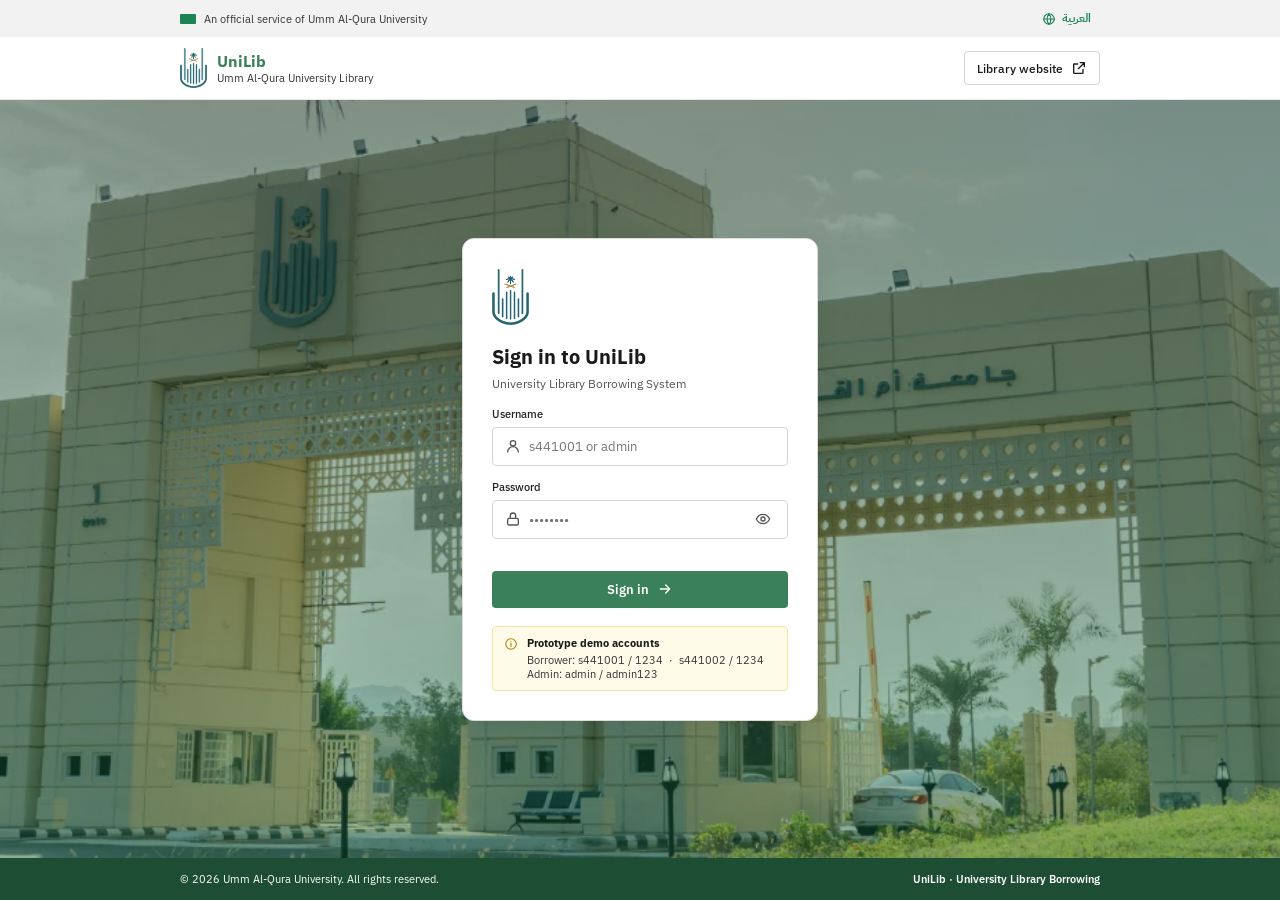
<file: index.html>
<!doctype html>
<html lang="en">
<head>
<meta charset="utf-8">
<meta name="viewport" content="width=device-width, initial-scale=1">
<title>UniLib – University Library Borrowing</title>
<link rel="stylesheet" href="css/style.css">
<link rel="stylesheet" href="css/i18n.css">
</head>
<body>
<div id="app"></div>
<div id="toast" class="toast"></div>
<script src="js/i18n.js"></script>
<script src="js/data.js"></script>
<script src="js/app.js"></script>
</body>
</html>
</file>
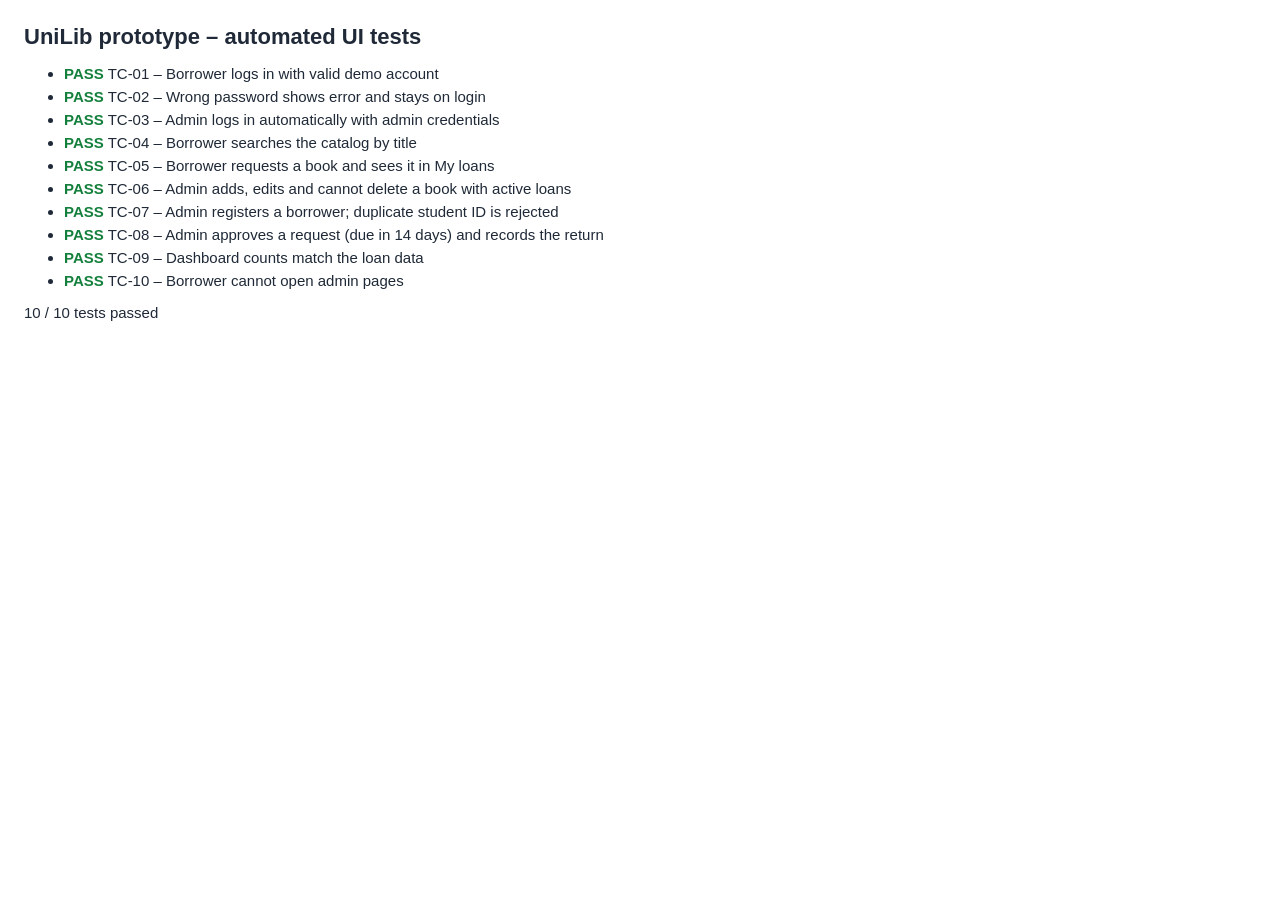
<file: tests.html>
<!doctype html>
<html lang="en">
<head>
<meta charset="utf-8">
<meta name="viewport" content="width=device-width, initial-scale=1">
<title>UniLib – Prototype Tests</title>
<link rel="stylesheet" href="css/style.css">
<style>
  #results{position:fixed;inset:0;background:#fff;overflow:auto;padding:24px;z-index:10}
  #results li{margin:6px 0}
  .pass{color:#15803d;font-weight:600}.fail{color:#b91c1c;font-weight:600}
</style>
</head>
<body>
<div id="app"></div>
<div id="toast" class="toast"></div>
<div id="results"><h1>UniLib prototype – automated UI tests</h1><ul id="list"></ul><p id="sum"></p></div>
<script>
  // Start every run from clean seed data.
  try { localStorage.clear(); sessionStorage.clear(); } catch (e) {}
  window.confirm = () => true;
</script>
<script src="js/data.js"></script>
<script src="js/app.js"></script>
<script>
const results = [];
function check(id, name, fn) {
  let ok = false, msg = "";
  try { ok = !!fn(); } catch (e) { msg = e.message; }
  results.push({ id, name, ok });
  const li = document.createElement("li");
  li.innerHTML = `<span class="${ok ? "pass" : "fail"}">${ok ? "PASS" : "FAIL"}</span> ${id} – ${name} ${msg}`;
  document.getElementById("list").appendChild(li);
}
const q = s => document.querySelector(s);
const qa = s => [...document.querySelectorAll(s)];
function login(u, p) {
  setSession(null); location.hash = ""; route();
  renderLogin();
  q("#u").value = u; q("#p").value = p;
  q("#lf").dispatchEvent(new Event("submit", { cancelable: true }));
}
function go(h) { location.hash = h; route(); }
function submit(form, values) { Object.entries(values).forEach(([k, v]) => form.elements[k].value = v); form.dispatchEvent(new Event("submit", { cancelable: true })); }

check("TC-01", "Borrower logs in with valid demo account", () => {
  login("s441001", "1234");
  return q("main h1").textContent === "Browse books" && q(".role").textContent === "Borrower";
});
check("TC-02", "Wrong password shows error and stays on login", () => {
  login("s441001", "wrong");
  return q("#err").textContent.includes("Invalid") && !q("main");
});
check("TC-03", "Admin logs in automatically with admin credentials", () => {
  login("admin", "admin123");
  return q("main h1").textContent === "Dashboard" && q(".role").textContent === "Admin";
});
check("TC-04", "Borrower searches the catalog by title", () => {
  login("s441001", "1234");
  q("#q").value = "clean"; q("#q").dispatchEvent(new Event("input"));
  return qa(".book").length === 1 && q(".book .t").textContent === "Clean Code";
});
check("TC-05", "Borrower requests a book and sees it in My loans", () => {
  q("#q").value = "algorithms"; q("#q").dispatchEvent(new Event("input"));
  q("[data-b]").click();
  const btn = q("[data-b]");
  go("#/me/loans");
  const rows = qa("main table tr").map(r => r.textContent);
  return btn.disabled && btn.textContent === "Requested" && rows.some(t => t.includes("Introduction to Algorithms") && t.includes("Requested"));
});
check("TC-06", "Admin adds, edits and cannot delete a book with active loans", () => {
  login("admin", "admin123"); go("#/admin/books");
  submit(q("#bf"), { title: "Test Book", author: "QA Team", category: "Testing", copies: 2 });
  const added = qa("#bt tr").some(r => r.textContent.includes("Test Book"));
  const row = qa("#bt tr").find(r => r.textContent.includes("Test Book"));
  row.querySelector("[data-e]").click();
  submit(q("#bf"), { title: "Test Book v2" });
  const edited = qa("#bt tr").some(r => r.textContent.includes("Test Book v2"));
  const before = db.books.length;
  qa("#bt tr").find(r => r.textContent.includes("Software Engineering")).querySelector("[data-d]").click();
  const blocked = db.books.length === before;
  qa("#bt tr").find(r => r.textContent.includes("Test Book v2")).querySelector("[data-d]").click();
  return added && edited && blocked && db.books.length === before - 1;
});
check("TC-07", "Admin registers a borrower; duplicate student ID is rejected", () => {
  go("#/admin/borrowers");
  const n = db.borrowers.length;
  submit(q("#rf"), { name: "Test Student", studentId: "441999", email: "t@uni.edu.sa", phone: "0500000009" });
  const added = db.borrowers.length === n + 1 && q("#rt").textContent.includes("Test Student");
  submit(q("#rf"), { name: "Copy", studentId: "441999", email: "c@uni.edu.sa", phone: "0500000010" });
  return added && db.borrowers.length === n + 1;
});
check("TC-08", "Admin approves a request (due in 14 days) and records the return", () => {
  go("#/admin/loans");
  const loan = db.loans.find(l => l.status === "Requested" && book(l.bookId).title === "Clean Code");
  q(`[data-a="${loan.id}"]`).click();
  const approved = loan.status === "Borrowed" && loan.due === addDays(today(), 14);
  q(`[data-ret="${loan.id}"]`).click();
  return approved && loan.status === "Returned";
});
check("TC-09", "Dashboard counts match the loan data", () => {
  go("#/admin/dashboard");
  const n = qa(".stat .n").map(x => +x.textContent);
  return n[0] === db.books.length && n[1] === db.loans.filter(l => l.status === "Borrowed").length
    && n[2] === db.loans.filter(l => l.status === "Requested").length && n[3] === db.loans.filter(isOverdue).length;
});
check("TC-10", "Borrower cannot open admin pages", () => {
  login("s441001", "1234"); go("#/admin/books");
  return q("main h1").textContent === "Browse books";
});

const passed = results.filter(r => r.ok).length;
document.getElementById("sum").textContent = `${passed} / ${results.length} tests passed`;
document.title = `${passed}/${results.length} passed`;
try { localStorage.clear(); sessionStorage.clear(); } catch (e) {}
</script>
</body>
</html>
</file>
<file: css/style.css>
@import url("https://fonts.googleapis.com/css2?family=IBM+Plex+Sans:wght@400;500;600;700&display=swap"); /* used by the login page only */
:root{
  --bg:#f5f6f8; --card:#fff; --ink:#1f2937; --muted:#6b7280; --line:#e5e7eb;
  --brand:#1e5a8a; --brand-2:#2f7bb8; --ok:#15803d; --warn:#b45309; --bad:#b91c1c;
  --radius:10px;
}
*{box-sizing:border-box}
body{margin:0;font-family:"Segoe UI",Tahoma,Arial,sans-serif;background:var(--bg);color:var(--ink);font-size:15px}
button{font:inherit;cursor:pointer}
input,select{font:inherit;padding:9px 11px;border:1px solid var(--line);border-radius:8px;background:#fff;width:100%}
input:focus,select:focus{outline:2px solid var(--brand-2);outline-offset:0;border-color:transparent}
.btn{background:var(--brand);color:#fff;border:0;border-radius:8px;padding:9px 16px}
.btn:hover{background:var(--brand-2)}
.btn.ghost{background:transparent;color:var(--brand);border:1px solid var(--line)}
.btn.small{padding:5px 10px;font-size:13px}
.btn.danger{background:var(--bad)}
.btn:disabled{opacity:.45;cursor:not-allowed}

/* login – Sample B "Gov Portal Card" (UQU style). Everything is scoped under .gp */
.gp{--g:#1c8354;--g2:#3a8159;--gd:#1d4d33;--gl:#eef7f1;--gb:#d5e8dc;
  min-height:100vh;display:flex;flex-direction:column;font-family:"IBM Plex Sans","IBM Plex Sans Arabic","Segoe UI",Tahoma,Arial,sans-serif;color:#1a1a1a;
  background:#f7fbf8}
.gp svg{width:16px;height:16px;fill:none;stroke:currentColor;stroke-width:2;stroke-linecap:round;stroke-linejoin:round;flex:none}
.gp-in{max-width:952px;margin:0 auto;padding:0 16px;display:flex;align-items:center;justify-content:space-between;gap:12px}
.gp-strip{background:#f2f2f2;font-size:11px;color:#333;padding:7px 0}
.gp-strip span{display:flex;align-items:center;gap:8px}
.gp-flag{width:16px;height:10px;background:var(--g);border-radius:1px;display:inline-block}
.gp-head{background:#fff;border-bottom:1px solid #eaeaea;padding:11px 0}
.gp-brand{display:flex;align-items:center;gap:10px}
.gp-brand b{display:block;color:var(--g2);font-size:16px}
.gp-brand small{display:block;font-size:11px;color:#333}
.gp-mark{height:40px;width:auto;display:block}
.gp-link{display:flex;align-items:center;gap:8px;border:1px solid #d6d6d6;border-radius:4px;padding:8px 12px;font-size:12px;font-weight:500;color:#1a1a1a;text-decoration:none;background:#fff}
.gp-link:hover{border-color:var(--g2);color:var(--g2)}
.gp-main{flex:1;display:grid;place-items:center;padding:40px 16px;
  background:linear-gradient(rgba(20,60,40,.45),rgba(28,131,84,.35)),url("../assets/hero.webp") center/cover no-repeat,#2f5f45}
.gp-card{background:#fff;border:1px solid #dcdcdc;border-radius:12px;box-shadow:0 8px 24px rgba(0,0,0,.06);width:100%;max-width:356px;padding:30px 29px 29px}
.gp-icon{height:56px;width:auto;display:block;margin-bottom:18px}
.gp h1{font-size:20px;font-weight:700;margin:0 0 6px}
.gp-sub{font-size:12px;color:#555;margin:0 0 16px}
.gp-tabs{display:flex;gap:18px;border-bottom:1px solid #e3e3e3;margin-bottom:20px}
.gp-tabs button{display:flex;align-items:center;gap:7px;border:0;background:none;padding:6px 2px 9px;font-size:12px;font-weight:500;color:#444;border-bottom:2px solid transparent;margin-bottom:-1px}
.gp-tabs button svg{width:13px;height:13px}
.gp-tabs button.on{color:var(--g2);font-weight:600;border-bottom-color:var(--g2)}
.gp label{font-size:11px;color:#222;margin:0 0 6px;font-weight:500}
.gp label[for=p]{margin-top:14px}
.gp-field{display:flex;align-items:center;gap:8px;border:1px solid #d6d6d6;border-radius:4px;padding:0 12px;background:#fff;color:#555}
.gp-field:focus-within{border-color:var(--g2);box-shadow:0 0 0 3px rgba(58,129,89,.15)}
.gp-field input{border:0;padding:10px 0;font-size:13px;background:transparent;outline:none}
.gp-field input:focus{outline:none}
.gp-eye{border:0;background:none;padding:4px;color:#555;display:grid;place-items:center}
.gp-btn{width:100%;display:flex;align-items:center;justify-content:center;gap:8px;background:var(--g2);color:#fff;border:0;border-radius:4px;padding:10px 16px;font-size:13px;font-weight:600;margin-top:8px}
.gp-btn:hover{background:var(--gd)}
.gp .err{margin-top:6px}
.gp-note{display:flex;gap:9px;margin-top:18px;background:#fffbe9;border:1px solid #f6e3a1;border-radius:4px;padding:9px 11px;font-size:10.5px;color:#333}
.gp-note svg{color:#b8860b;width:14px;height:14px;margin-top:1px}
.gp-note b{display:block;font-size:11px;color:#1a1a1a;margin-bottom:3px}
.gp-foot{background:var(--gd);color:#fff;font-size:11px;padding:14px 0}
.gp-foot b{font-weight:600}
@media (max-width:560px){.gp-strip .gp-in>span:first-child{font-size:10px}.gp-brand small{display:none}.gp-foot .gp-in{flex-direction:column;text-align:center}}
.logo{display:flex;align-items:center;gap:10px;font-weight:700;font-size:20px;color:var(--brand)}
.logo span.mark{width:34px;height:34px;border-radius:8px;background:var(--brand);color:#fff;display:grid;place-items:center;font-size:17px}
label{display:block;font-size:13px;color:var(--muted);margin:12px 0 5px}
.err{color:var(--bad);font-size:13px;min-height:18px;margin-top:8px}

/* shell */
.top{background:#fff;border-bottom:1px solid var(--line);display:flex;align-items:center;justify-content:space-between;padding:12px 24px}
.top .who{display:flex;align-items:center;gap:12px;color:var(--muted);font-size:14px}
.role{font-size:12px;padding:3px 8px;border-radius:99px;background:#e6eef6;color:var(--brand);font-weight:600}
.shell{display:grid;grid-template-columns:210px 1fr;min-height:calc(100vh - 59px)}
nav.side{background:#fff;border-right:1px solid var(--line);padding:16px 10px}
nav.side a{display:block;padding:9px 12px;border-radius:8px;color:var(--ink);text-decoration:none;margin-bottom:2px}
nav.side a.on{background:#e6eef6;color:var(--brand);font-weight:600}
main{padding:24px;max-width:1100px}
h1{font-size:22px;margin:0 0 4px}
.lead{color:var(--muted);margin:0 0 20px}
.card{background:var(--card);border:1px solid var(--line);border-radius:var(--radius);padding:16px}
.stats{display:grid;grid-template-columns:repeat(4,1fr);gap:14px;margin-bottom:20px}
.stat .n{font-size:26px;font-weight:700}
.stat .l{color:var(--muted);font-size:13px}
.bar{display:flex;gap:10px;margin-bottom:14px;flex-wrap:wrap}
.bar input{max-width:320px}
.bar select{max-width:180px}
table{width:100%;border-collapse:collapse;background:#fff;border:1px solid var(--line);border-radius:var(--radius);overflow:hidden}
th,td{text-align:left;padding:10px 12px;border-bottom:1px solid var(--line);font-size:14px}
th{background:#fafafa;color:var(--muted);font-weight:600;font-size:13px}
tr:last-child td{border-bottom:0}
.pill{font-size:12px;padding:3px 9px;border-radius:99px;font-weight:600;display:inline-block}
.p-ok{background:#dcfce7;color:var(--ok)} .p-warn{background:#fef3c7;color:var(--warn)}
.p-bad{background:#fee2e2;color:var(--bad)} .p-info{background:#e0ecf7;color:var(--brand)}
.books{display:grid;grid-template-columns:repeat(auto-fill,minmax(220px,1fr));gap:14px}
.book{display:flex;flex-direction:column;gap:6px}
.book .cover{height:110px;border-radius:8px;display:grid;place-items:center;color:#fff;font-weight:700;font-size:28px}
.book .t{font-weight:600}
.book .a{color:var(--muted);font-size:13px}
.book .row{display:flex;justify-content:space-between;align-items:center;margin-top:auto;padding-top:6px}
.form{display:grid;grid-template-columns:repeat(4,1fr) auto;gap:10px;align-items:end;margin-bottom:16px}
.form label{margin-top:0}
.actions{display:flex;gap:6px}
.empty{color:var(--muted);text-align:center;padding:24px}
.toast{position:fixed;bottom:20px;left:50%;transform:translateX(-50%);background:var(--ink);color:#fff;padding:10px 16px;border-radius:8px;opacity:0;transition:opacity .2s;pointer-events:none}
.toast.show{opacity:1}

@media (max-width:760px){
  .shell{grid-template-columns:1fr}
  nav.side{display:flex;overflow-x:auto;border-right:0;border-bottom:1px solid var(--line);padding:8px}
  nav.side a{white-space:nowrap}
  main{padding:16px}
  .stats{grid-template-columns:1fr 1fr}
  .form{grid-template-columns:1fr}
  .top{padding:12px 16px}
  table{display:block;overflow-x:auto}
}

/* ===== Admin – UQU portal style. Everything is scoped under .adm so login + borrower pages are unchanged.
   Reuses the .gp tokens (--g, --g2, --gd, --gl, --gb) and .gp-strip / .gp-head / .gp-foot from the login page. */
.adm{--line:#e3e8e5;--muted:#5f6b66;--gold:#b8935a;--teal:#1f6f6b;font-size:14px}
.adm .gp-in,.adm-in{max-width:1120px}
.adm-in{margin:0 auto;padding:0 16px;width:100%}
.adm main{flex:1;padding:0;max-width:none}
.adm [hidden]{display:none!important}
.adm h1{font-size:24px;font-weight:700;margin:0 0 4px;color:#fff}

/* header user block */
.adm-who{display:flex;align-items:center;gap:10px}
.adm-av{width:34px;height:34px;border-radius:50%;background:var(--gl);color:var(--gd);border:1px solid var(--gb);display:grid;place-items:center;font-weight:600;font-size:12px;flex:none}
.adm-id b{display:block;font-size:13px;font-weight:600;line-height:1.25}
.adm .role{display:inline-block;margin-top:2px;font-size:10.5px;padding:1px 8px;border-radius:99px;background:var(--gl);color:var(--g2);border:1px solid var(--gb);font-weight:600}
.adm .gp-link{font-family:inherit;cursor:pointer;margin-left:4px}

/* main nav – dark green bar with gold active marker (logo colours) */
.adm-nav{background:var(--gd);position:sticky;top:0;z-index:5;box-shadow:0 2px 6px rgba(0,0,0,.08)}
.adm-nav .gp-in{justify-content:flex-start;gap:2px;overflow-x:auto}
.adm-nav a{display:flex;align-items:center;gap:8px;padding:13px 14px 11px;color:rgba(255,255,255,.78);text-decoration:none;font-size:13px;font-weight:500;border-bottom:3px solid transparent;white-space:nowrap}
.adm-nav a:hover{color:#fff;background:rgba(255,255,255,.06)}
.adm-nav a.on{color:#fff;font-weight:600;border-bottom-color:var(--gold)}
.adm-nav a:focus-visible{outline:2px solid #fff;outline-offset:-4px}
.adm-nav em{font-style:normal;background:var(--gold);color:#fff;font-size:10.5px;font-weight:700;border-radius:99px;padding:1px 7px;line-height:1.5}

/* page header band – campus photo, like the login hero */
.adm-hero{color:#fff;padding:26px 0 28px;background:linear-gradient(90deg,rgba(29,77,51,.95),rgba(28,131,84,.72)),url("../assets/hero.webp") center 40%/cover no-repeat,var(--gd)}
.adm-crumb{display:flex;align-items:center;gap:6px;font-size:11.5px;color:rgba(255,255,255,.75);margin-bottom:8px}
.adm-crumb svg{width:12px;height:12px}
.adm-hero p{margin:0;font-size:13px;color:rgba(255,255,255,.88)}
.adm-body{padding:24px 16px 44px}

/* cards + section titles */
.adm .card{background:#fff;border:1px solid var(--line);border-radius:8px;padding:16px;box-shadow:0 1px 2px rgba(16,40,28,.04)}
.adm .sec{display:flex;align-items:center;justify-content:space-between;gap:10px;margin:0 0 12px}
.adm .sec h2{display:flex;align-items:center;gap:8px;font-size:15px;font-weight:600;margin:0;color:var(--gd)}
.adm .sec h2::before{content:"";width:4px;height:16px;border-radius:2px;background:var(--gold)}
.adm .sec a{font-size:12.5px;font-weight:600;color:var(--g2);text-decoration:none}
.adm .sec a:hover{text-decoration:underline}
.adm .cnt{font-size:12px;font-weight:500;color:var(--muted)}
.adm-grid{display:grid;grid-template-columns:minmax(0,1fr) 320px;gap:18px;align-items:start}

/* stat tiles */
.adm .stats{display:grid;grid-template-columns:repeat(4,1fr);gap:14px;margin-bottom:24px}
.adm .stat{display:flex;align-items:center;gap:14px;text-align:left;font:inherit;color:inherit;border-top:3px solid var(--g2);cursor:pointer;transition:box-shadow .15s,transform .15s}
.adm .stat:hover{box-shadow:0 8px 20px rgba(29,77,51,.1);transform:translateY(-1px)}
.adm .stat:focus-visible{outline:2px solid var(--g2);outline-offset:2px}
.stat-ic{width:42px;height:42px;border-radius:8px;background:var(--gl);color:var(--g2);display:grid;place-items:center;flex:none}
.adm .stat-ic svg{width:20px;height:20px}
.adm .stat .n{display:block;font-size:26px;font-weight:700;line-height:1.1}
.adm .stat .l{display:block;font-size:12.5px;color:var(--muted)}
.stat-go{margin-left:auto;color:#a3b0aa}
.adm .stat.teal{border-top-color:var(--teal)} .adm .teal .stat-ic{background:#e7f1ef;color:var(--teal)}
.adm .stat.warn{border-top-color:var(--gold)} .adm .warn .stat-ic{background:#fbf4e8;color:#8f6a33}
.adm .stat.bad{border-top-color:var(--bad)} .adm .bad .stat-ic{background:#fdecec;color:var(--bad)} .adm .stat.bad .n{color:var(--bad)}

/* "needs attention" list */
.att ul{list-style:none;margin:0;padding:0}
.att li{display:flex;gap:10px;align-items:flex-start;padding:10px 0;border-bottom:1px solid var(--line)}
.att li:first-child{padding-top:0}
.att-ic{width:30px;height:30px;border-radius:6px;display:grid;place-items:center;flex:none}
.att-ic.warn{background:#fbf3e3;color:#8f6a33} .att-ic.bad{background:#fdecec;color:var(--bad)}
.adm .att-ic svg{width:15px;height:15px}
.att-t{min-width:0} .att-t b{display:block;font-size:13px;font-weight:600} .att-t small{font-size:11.5px;color:var(--muted)}
.att-ok{display:flex;align-items:center;gap:8px;color:var(--ok);font-size:13px;margin:4px 0}
.adm .att-more{width:100%;margin-top:12px;text-decoration:none}

/* controls */
.adm input,.adm select{border:1px solid #d6d6d6;border-radius:4px;font-size:13px;padding:9px 11px}
.adm input:focus,.adm select:focus{outline:none;border-color:var(--g2);box-shadow:0 0 0 3px rgba(58,129,89,.15)}
.adm .btn{display:inline-flex;align-items:center;justify-content:center;gap:7px;background:var(--g2);border-radius:4px;font-size:13px;font-weight:600;padding:9px 16px;white-space:nowrap}
.adm .btn:hover{background:var(--gd)}
.adm .btn:focus-visible{outline:2px solid var(--g2);outline-offset:2px}
.adm .btn svg{width:14px;height:14px}
.adm .btn.ghost{background:#fff;color:#1a1a1a;border:1px solid #d6d6d6}
.adm .btn.ghost:hover{border-color:var(--g2);color:var(--g2)}
.adm .btn.danger{background:#fff;color:var(--bad);border:1px solid #efc9c9}
.adm .btn.danger:hover{background:#fdf0f0;border-color:var(--bad)}
.adm .btn.small{padding:5px 11px;font-size:12px}
.adm .panel{margin-bottom:24px}
.adm .form{margin:0;align-items:end}
.adm .form label{margin:0 0 6px}
.form-btns{display:flex;gap:8px}
.adm .bar{margin-bottom:12px}
.adm-search{position:relative;display:block;flex:1;max-width:360px;margin:0}
.adm-search svg{position:absolute;left:11px;top:50%;transform:translateY(-50%);color:#7a8781;width:15px;height:15px}
.adm .bar .adm-search input{padding-left:34px;max-width:none}

/* status tabs (same pattern as the login tabs) */
.adm-tabs{display:flex;gap:20px;border-bottom:1px solid #e3e3e3;margin-bottom:16px;overflow-x:auto}
.adm-tabs button{display:flex;align-items:center;gap:6px;border:0;background:none;padding:6px 2px 10px;font-size:13px;font-weight:500;color:#444;border-bottom:2px solid transparent;margin-bottom:-1px;white-space:nowrap}
.adm-tabs button:hover{color:var(--g2)}
.adm-tabs button.on{color:var(--g2);font-weight:600;border-bottom-color:var(--g2)}
.adm-tabs i{font-style:normal;font-size:11px;background:#eef1ef;color:#555;border-radius:99px;padding:0 7px}
.adm-tabs .on i{background:var(--gl);color:var(--g2)}

/* tables */
.adm .tbl{background:#fff;border:1px solid var(--line);border-radius:8px;overflow-x:auto}
.adm table{display:table;border:0;border-radius:0;background:none;min-width:600px}
.adm th{background:#f3f8f5;color:var(--gd);font-size:11px;font-weight:600;text-transform:uppercase;letter-spacing:.05em;border-bottom:1px solid var(--gb);white-space:nowrap}
.adm td{font-size:13.5px;vertical-align:middle}
.adm tr:hover td{background:#fafdfb}
.adm td b{font-weight:600}
.adm td:not(:first-child){white-space:nowrap}
.adm td small{display:block;font-size:11.5px;color:var(--muted)}
.adm td small.late{color:var(--bad);font-weight:600}
.adm td.actions{display:table-cell;white-space:nowrap;text-align:right}
.adm td.actions .btn+.btn{margin-left:6px}
.who-cell{display:flex;align-items:center;gap:10px}
.adm .who-cell .adm-av{width:30px;height:30px;font-size:11px}
.adm .pill{font-size:11.5px;padding:3px 9px}
.adm .p-ok{background:#e6f4ec;color:#1d6b3f} .adm .p-warn{background:#fbf3e3;color:#8a6100}
.adm .p-bad{background:#fdecec;color:#a61b1b} .adm .p-info{background:#e7f1ef;color:var(--teal)}
.adm .p-muted{background:#f0f2f1;color:#6b7570}
.adm .empty{color:var(--muted)}

@media (max-width:900px){.adm-grid{grid-template-columns:minmax(0,1fr)}.adm .stats{grid-template-columns:repeat(2,1fr)}}
@media (max-width:760px){
  .adm .form{grid-template-columns:1fr}
  .adm-id{display:none}
  .adm-hero{padding:20px 0 22px}
  .adm h1{font-size:20px}
  .adm main{padding:0}
}
@media (max-width:420px){.adm .stats{grid-template-columns:1fr}.adm .gp-link{padding:8px}}
/* ===== Borrower additions (shares .adm UQU portal shell) ===== */
.adm .books{display:grid;grid-template-columns:repeat(auto-fill,minmax(235px,1fr));gap:16px}
.adm .book{display:flex;flex-direction:column;gap:8px;padding:14px;transition:box-shadow .15s,transform .15s}
.adm .book:hover{box-shadow:0 8px 20px rgba(29,77,51,.09);transform:translateY(-2px)}
.adm .book .cover{height:108px;border-radius:6px;display:flex;flex-direction:column;align-items:center;justify-content:center;gap:4px;color:#fff;font-weight:700;font-size:28px;position:relative;overflow:hidden}
.adm .book .cover::after{content:"";position:absolute;inset:0;background:linear-gradient(135deg,rgba(255,255,255,.14),transparent 60%)}
.adm .book .cover small{font-size:10.5px;font-weight:500;letter-spacing:.04em;opacity:.88;text-transform:uppercase}
.adm .book .t{font-weight:600;font-size:14.5px;color:var(--gd);line-height:1.35}
.adm .book .a{color:var(--muted);font-size:12.5px}
.adm .book .row{display:flex;justify-content:space-between;align-items:center;margin-top:auto;padding-top:10px;border-top:1px solid var(--line)}
.adm .bar select{max-width:210px;background:#fff}
/* صورة غلاف الكتاب */
.adm .book .cover{height:170px;background:#eef3f0;padding:0}
.adm .book .cover img{width:100%;height:100%;object-fit:cover;display:block}

/* نافذة قراءة الكتاب داخل الموقع */
.reader-modal{position:fixed;inset:0;background:rgba(15,30,22,.78);z-index:50;display:grid;place-items:center;padding:16px}
.reader-box{background:#fff;width:100%;max-width:960px;height:88vh;border-radius:10px;display:flex;flex-direction:column;overflow:hidden;box-shadow:0 20px 50px rgba(0,0,0,.35)}
.reader-head{display:flex;align-items:center;justify-content:space-between;padding:12px 16px;background:var(--gd);color:#fff}
.reader-head h3{margin:0;font-size:15px}
.reader-body{flex:1;background:#2b2b2b}
.reader-body iframe{width:100%;height:100%;border:0}
.adm .book .cover {
  height: 170px;
  background: #eef3f0;
  position: relative;
  overflow: hidden;
  display: flex;
  align-items: center;
  justify-content: center;
}
.adm .book .cover img {
  position: absolute;
  inset: 0;
  width: 100%;
  height: 100%;
  object-fit: cover;
  z-index: 1;
}
.adm .book .cover span {
  position: relative;
  z-index: 2;
  color: #fff;
  font-size: 28px;
  font-weight: 700;
}
.adm .book .cover small {
  position: absolute;
  bottom: 6px;
  right: 8px;
  z-index: 2;
  background: rgba(0,0,0,0.6);
  color: #fff;
  padding: 2px 6px;
  border-radius: 4px;
  font-size: 10px;
}
</file>
<file: css/i18n.css>
/* UniLib – Arabic / English switch (works with js/i18n.js). style.css is not changed;
   everything for Arabic is scoped under html[dir=rtl]. */
@import url("https://fonts.googleapis.com/css2?family=IBM+Plex+Sans+Arabic:wght@400;500;600;700&display=swap");

/* language toggle in the top strip */
.lang-btn{display:inline-flex;align-items:center;gap:6px;border:1px solid transparent;background:none;border-radius:4px;padding:2px 8px;font:inherit;font-size:11.5px;font-weight:600;color:#1c8354;cursor:pointer}
.lang-btn:hover{border-color:#d5e8dc;background:#eef7f1}
.lang-btn:focus-visible{outline:2px solid #1c8354;outline-offset:1px}
.gp .lang-btn svg{width:14px;height:14px}
.lang-btn span[lang=ar]{font-family:"IBM Plex Sans Arabic","Segoe UI",Tahoma,sans-serif}

/* Arabic font */
html[dir=rtl] body,html[dir=rtl] .gp{font-family:"IBM Plex Sans Arabic","IBM Plex Sans","Segoe UI",Tahoma,Arial,sans-serif}

/* arrows and chevrons point the other way */
html[dir=rtl] .gp-btn svg,html[dir=rtl] .adm-crumb svg,html[dir=rtl] .stat-go svg,html[dir=rtl] .att-more svg{transform:scaleX(-1)}

/* text alignment + spacing that style.css sets for left-to-right */
html[dir=rtl] th,html[dir=rtl] td{text-align:right}
html[dir=rtl] .adm td.actions{text-align:left}
html[dir=rtl] .adm td.actions .btn+.btn{margin-left:0;margin-right:6px}
html[dir=rtl] .adm .stat{text-align:right}
html[dir=rtl] .stat-go{margin-left:0;margin-right:auto}
html[dir=rtl] .adm .gp-link{margin-left:0;margin-right:4px}
html[dir=rtl] .adm-search svg{left:auto;right:11px}
html[dir=rtl] .adm .bar .adm-search input{padding-left:11px;padding-right:34px}
html[dir=rtl] .adm .book .cover small{right:auto;left:8px}

/* Arabic letters must not be spaced or upper-cased */
html[dir=rtl] .adm th,html[dir=rtl] .adm .book .cover small{letter-spacing:0;text-transform:none}

/* usernames, passwords, ISBNs, emails and phones are typed left-to-right */
html[dir=rtl] #u,html[dir=rtl] #p,html[dir=rtl] input[type=email],html[dir=rtl] input[type=tel],html[dir=rtl] input[name=isbn],html[dir=rtl] input[name=pdfUrl]{direction:ltr;text-align:right}

/* English book titles / names keep their own direction inside Arabic pages */
html[dir=rtl] .adm .book .t,html[dir=rtl] .adm .book .a,html[dir=rtl] .adm td b,html[dir=rtl] .adm td small,html[dir=rtl] .att-t b,html[dir=rtl] .adm-id b,html[dir=rtl] .reader-head h3{unicode-bidi:plaintext;text-align:right}

/* Arabic font is a little taller – stop the tab bar from showing a scrollbar */
html[dir=rtl] .adm-tabs{overflow-y:hidden}
</file>
